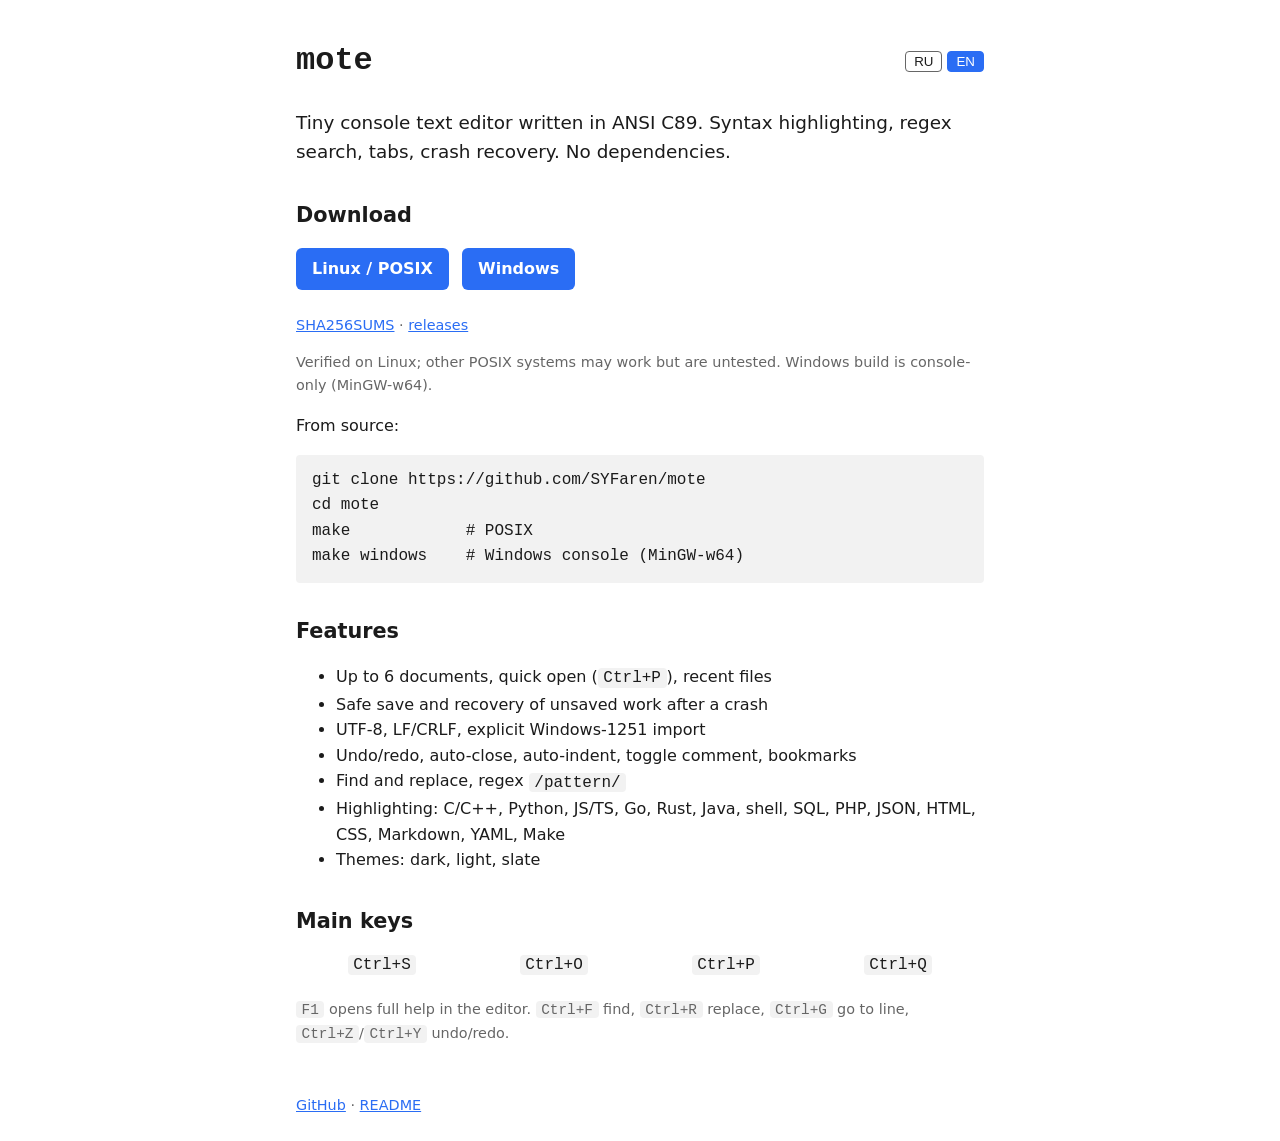
<file: index.html>
<!DOCTYPE html>
<html lang="ru">
<head>
  <meta charset="utf-8">
  <meta name="viewport" content="width=device-width, initial-scale=1">
  <title>mote — крошечный текстовый редактор</title>
  <meta name="description" content="mote — маленький консольный текстовый редактор на ANSI C89 для Linux/POSIX и Windows.">
  <link rel="stylesheet" href="styles.css">
</head>
<body>
<main>
  <header>
    <h1>mote</h1>
    <p class="lang"><button data-l="ru" class="on">RU</button> <button data-l="en">EN</button></p>
  </header>

  <section>
    <p class="lead" lang="ru">Крошечный консольный текстовый редактор на ANSI C89. Подсветка синтаксиса, поиск с regex, вкладки, восстановление после сбоя. Без зависимостей.</p>
    <p class="lead" lang="en" hidden>Tiny console text editor written in ANSI C89. Syntax highlighting, regex search, tabs, crash recovery. No dependencies.</p>
  </section>

  <section id="download">
    <h2 lang="ru">Скачать</h2><h2 lang="en" hidden>Download</h2>
    <p><a class="btn" id="dl-posix" href="https://github.com/SYFaren/mote/releases/latest">Linux / POSIX</a>
       <a class="btn" id="dl-win" href="https://github.com/SYFaren/mote/releases/latest">Windows</a></p>
    <p class="muted"><span id="ver"></span>
      <a id="dl-sums" href="https://github.com/SYFaren/mote/releases/latest">SHA256SUMS</a> ·
      <a href="https://github.com/SYFaren/mote/releases">releases</a></p>
    <p class="muted" lang="ru">Проверено на Linux; другие POSIX-системы могут работать, но не тестируются. Windows — консольная сборка (MinGW-w64).</p>
    <p class="muted" lang="en" hidden>Verified on Linux; other POSIX systems may work but are untested. Windows build is console-only (MinGW-w64).</p>
    <p lang="ru">Из исходников:</p><p lang="en" hidden>From source:</p>
<pre>git clone https://github.com/SYFaren/mote
cd mote
make            # POSIX
make windows    # Windows console (MinGW-w64)</pre>
  </section>

  <section>
    <h2 lang="ru">Возможности</h2><h2 lang="en" hidden>Features</h2>
    <ul lang="ru">
      <li>До 6 документов, быстрое открытие (<kbd>Ctrl+P</kbd>), недавние файлы</li>
      <li>Безопасное сохранение и восстановление несохранённого после сбоя</li>
      <li>UTF-8, LF/CRLF, явное открытие Windows-1251</li>
      <li>Undo/redo, автоскобки, автоотступ, комментирование, закладки</li>
      <li>Поиск и замена, regex <code>/шаблон/</code></li>
      <li>Подсветка: C/C++, Python, JS/TS, Go, Rust, Java, shell, SQL, PHP, JSON, HTML, CSS, Markdown, YAML, Make</li>
      <li>Темы: тёмная, светлая, slate</li>
    </ul>
    <ul lang="en" hidden>
      <li>Up to 6 documents, quick open (<kbd>Ctrl+P</kbd>), recent files</li>
      <li>Safe save and recovery of unsaved work after a crash</li>
      <li>UTF-8, LF/CRLF, explicit Windows-1251 import</li>
      <li>Undo/redo, auto-close, auto-indent, toggle comment, bookmarks</li>
      <li>Find and replace, regex <code>/pattern/</code></li>
      <li>Highlighting: C/C++, Python, JS/TS, Go, Rust, Java, shell, SQL, PHP, JSON, HTML, CSS, Markdown, YAML, Make</li>
      <li>Themes: dark, light, slate</li>
    </ul>
  </section>

  <section>
    <h2 lang="ru">Основные клавиши</h2><h2 lang="en" hidden>Main keys</h2>
    <table>
      <tr><td><kbd>Ctrl+S</kbd></td><td><kbd>Ctrl+O</kbd></td><td><kbd>Ctrl+P</kbd></td><td><kbd>Ctrl+Q</kbd></td></tr>
      <tr><td lang="ru">сохранить</td><td lang="ru">открыть</td><td lang="ru">быстрое открытие</td><td lang="ru">выход</td></tr>
      <tr hidden><td lang="en">save</td><td lang="en">open</td><td lang="en">quick open</td><td lang="en">quit</td></tr>
    </table>
    <p class="muted" lang="ru"><kbd>F1</kbd> — полная справка в редакторе. <kbd>Ctrl+F</kbd> поиск, <kbd>Ctrl+R</kbd> замена, <kbd>Ctrl+G</kbd> перейти к строке, <kbd>Ctrl+Z</kbd>/<kbd>Ctrl+Y</kbd> undo/redo.</p>
    <p class="muted" lang="en" hidden><kbd>F1</kbd> opens full help in the editor. <kbd>Ctrl+F</kbd> find, <kbd>Ctrl+R</kbd> replace, <kbd>Ctrl+G</kbd> go to line, <kbd>Ctrl+Z</kbd>/<kbd>Ctrl+Y</kbd> undo/redo.</p>
  </section>

  <footer>
    <a href="https://github.com/SYFaren/mote">GitHub</a> ·
    <a href="https://github.com/SYFaren/mote#readme">README</a>
  </footer>
</main>
<script>
(function () {
  var q = function (s) { return document.querySelectorAll(s); };
  function setLang(l) {
    document.documentElement.lang = l;
    q("[lang]").forEach(function (e) {
      if (e.tagName !== "HTML") e.hidden = e.lang !== l;
    });
    q(".lang button").forEach(function (b) { b.classList.toggle("on", b.dataset.l === l); });
    try { localStorage.setItem("lang", l); } catch (e) {}
  }
  q(".lang button").forEach(function (b) { b.onclick = function () { setLang(b.dataset.l); }; });
  var l = "ru";
  try { l = localStorage.getItem("lang") || (/^ru/.test(navigator.language) ? "ru" : "en"); } catch (e) {}
  setLang(l);

  fetch("https://api.github.com/repos/SYFaren/mote/releases/latest")
    .then(function (r) { return r.json(); })
    .then(function (rel) {
      if (!rel.assets) return;
      document.getElementById("ver").textContent = rel.tag_name + " · ";
      var map = { "mote-posix-console": "dl-posix", "mote-windows-console.exe": "dl-win", "SHA256SUMS": "dl-sums" };
      rel.assets.forEach(function (a) {
        if (map[a.name]) document.getElementById(map[a.name]).href = a.browser_download_url;
      });
    })
    .catch(function () {});
})();
</script>
</body>
</html>
</file>
<file: styles.css>
:root { color-scheme: light dark; --bg:#fff; --fg:#1b1b1b; --mut:#666; --acc:#2a6df4; --box:#f2f2f2; }
@media (prefers-color-scheme: dark) { :root { --bg:#14161a; --fg:#e6e6e6; --mut:#999; --acc:#6ea0ff; --box:#1f2228; } }
* { box-sizing: border-box; }
body { margin:0; background:var(--bg); color:var(--fg); font:16px/1.6 system-ui, sans-serif; }
main { max-width:720px; margin:0 auto; padding:2rem 1rem; }
header { display:flex; justify-content:space-between; align-items:center; }
h1 { font:700 2rem monospace; margin:0; }
h2 { margin:2rem 0 .5rem; font-size:1.3rem; }
a { color:var(--acc); }
[hidden] { display:none !important; }
.lead { font-size:1.15rem; }
.muted { color:var(--mut); font-size:.9rem; }
.btn { display:inline-block; padding:.5rem 1rem; margin:0 .5rem .5rem 0; background:var(--acc); color:#fff; border-radius:6px; text-decoration:none; font-weight:600; }
pre, code, kbd { font-family:monospace; background:var(--box); border-radius:4px; }
pre { padding:.8rem 1rem; overflow-x:auto; }
code, kbd { padding:.05rem .35rem; }
table { border-collapse:collapse; width:100%; text-align:center; }
td { padding:.3rem; }
.lang button { background:none; border:1px solid var(--mut); color:var(--fg); padding:.15rem .5rem; border-radius:4px; cursor:pointer; }
.lang button.on { background:var(--acc); border-color:var(--acc); color:#fff; }
footer { margin-top:3rem; color:var(--mut); font-size:.9rem; }
</file>
